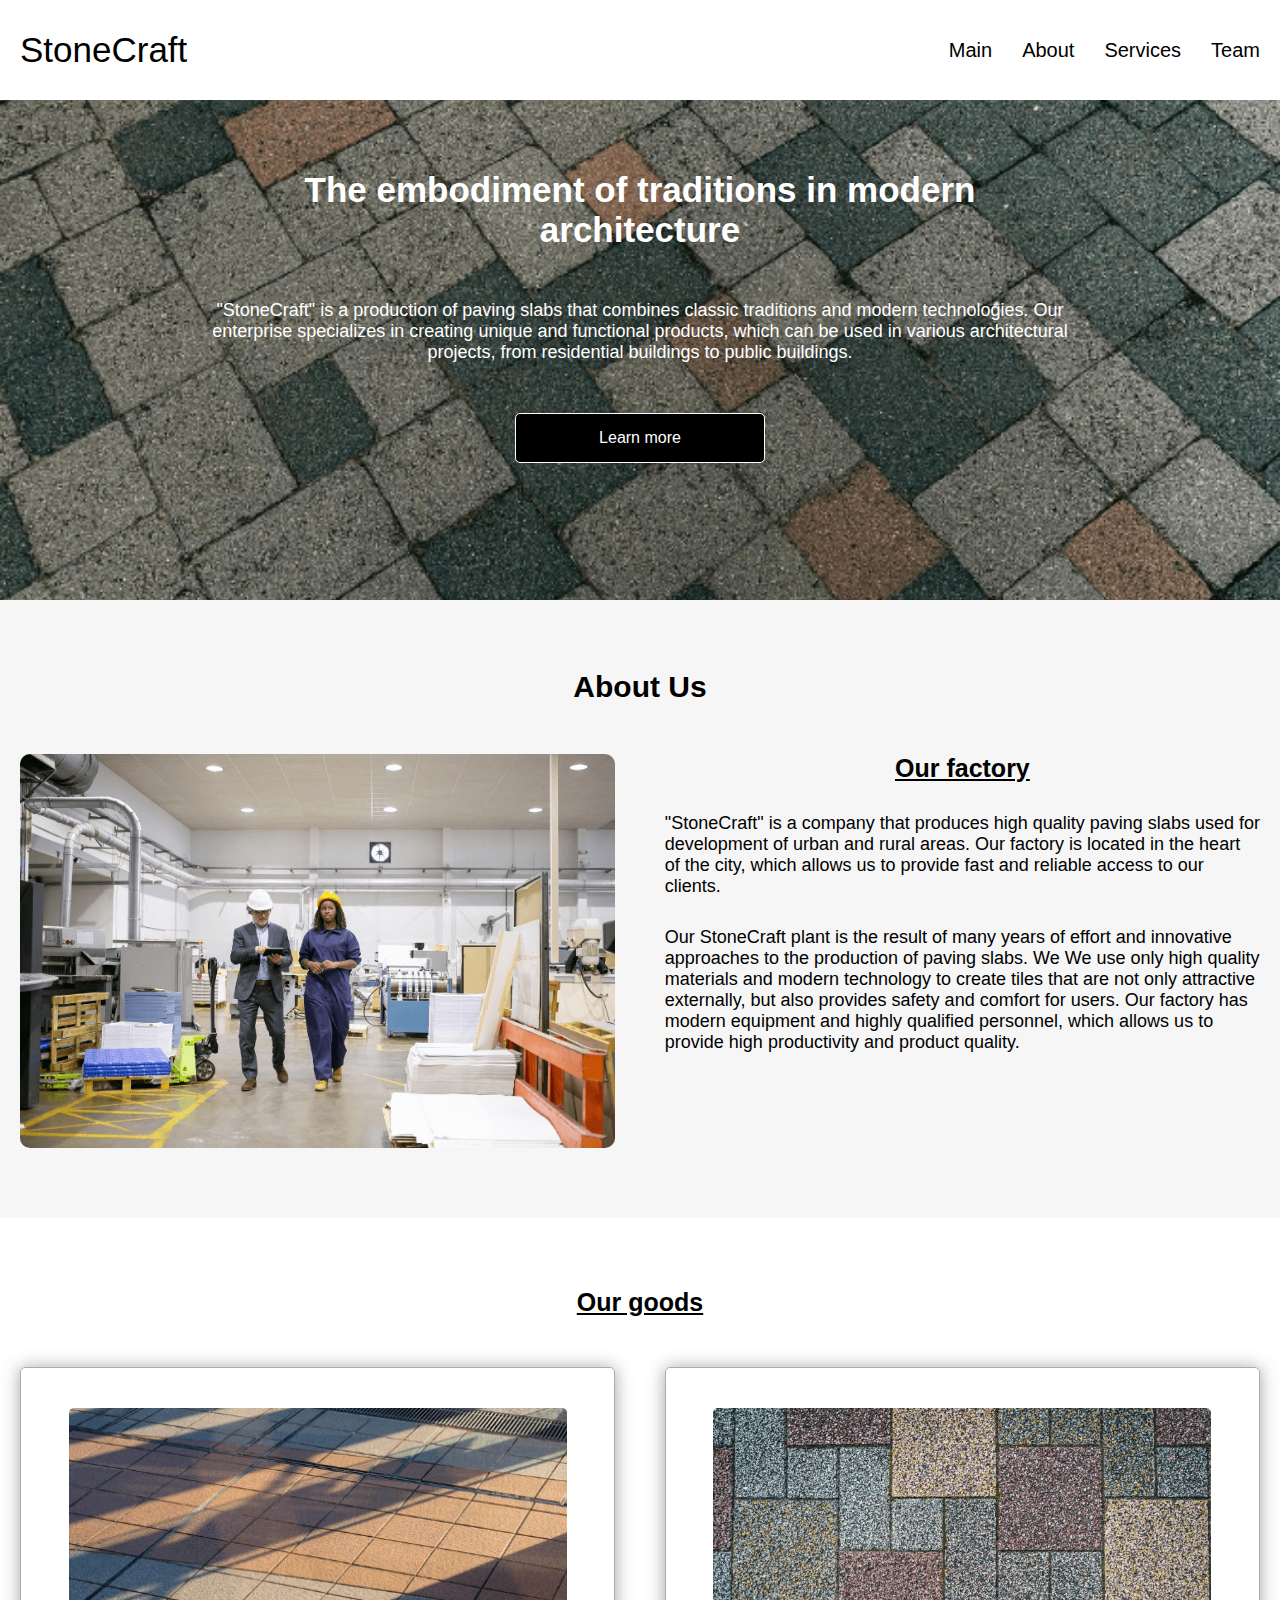
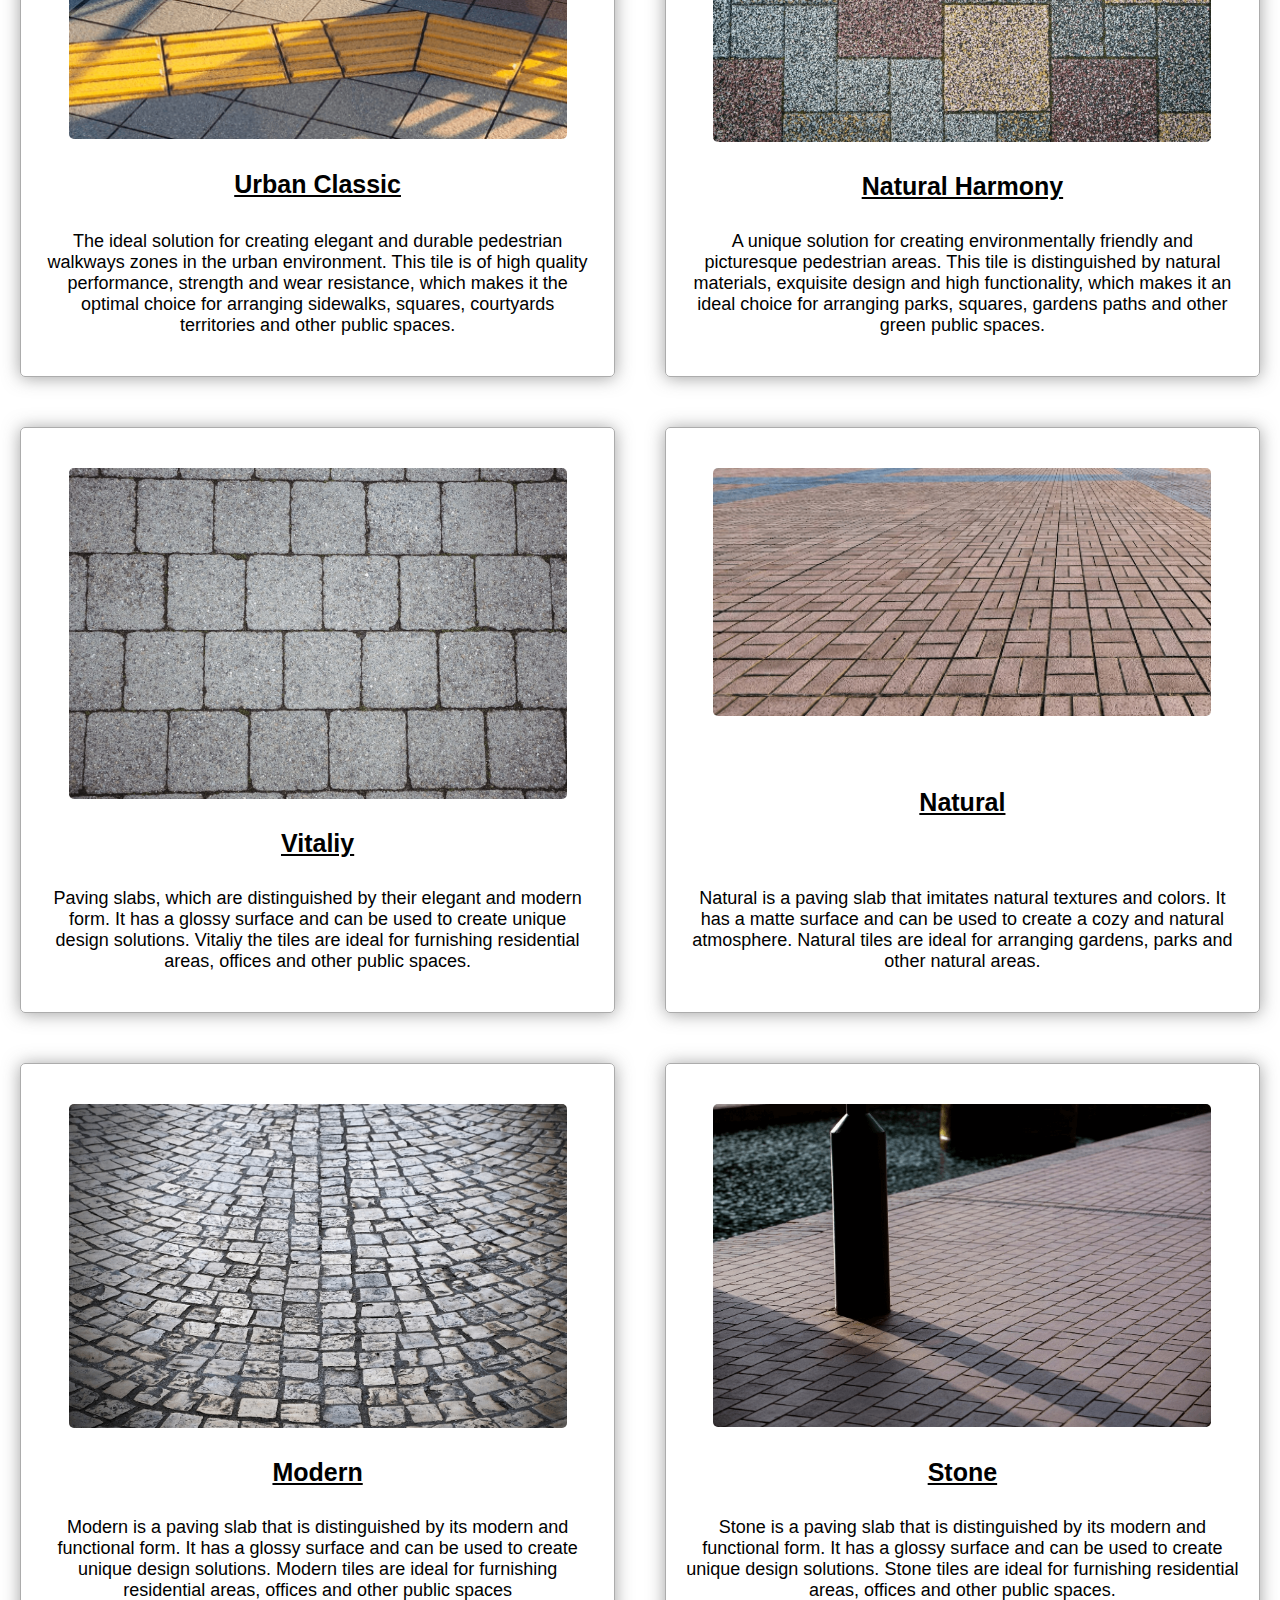
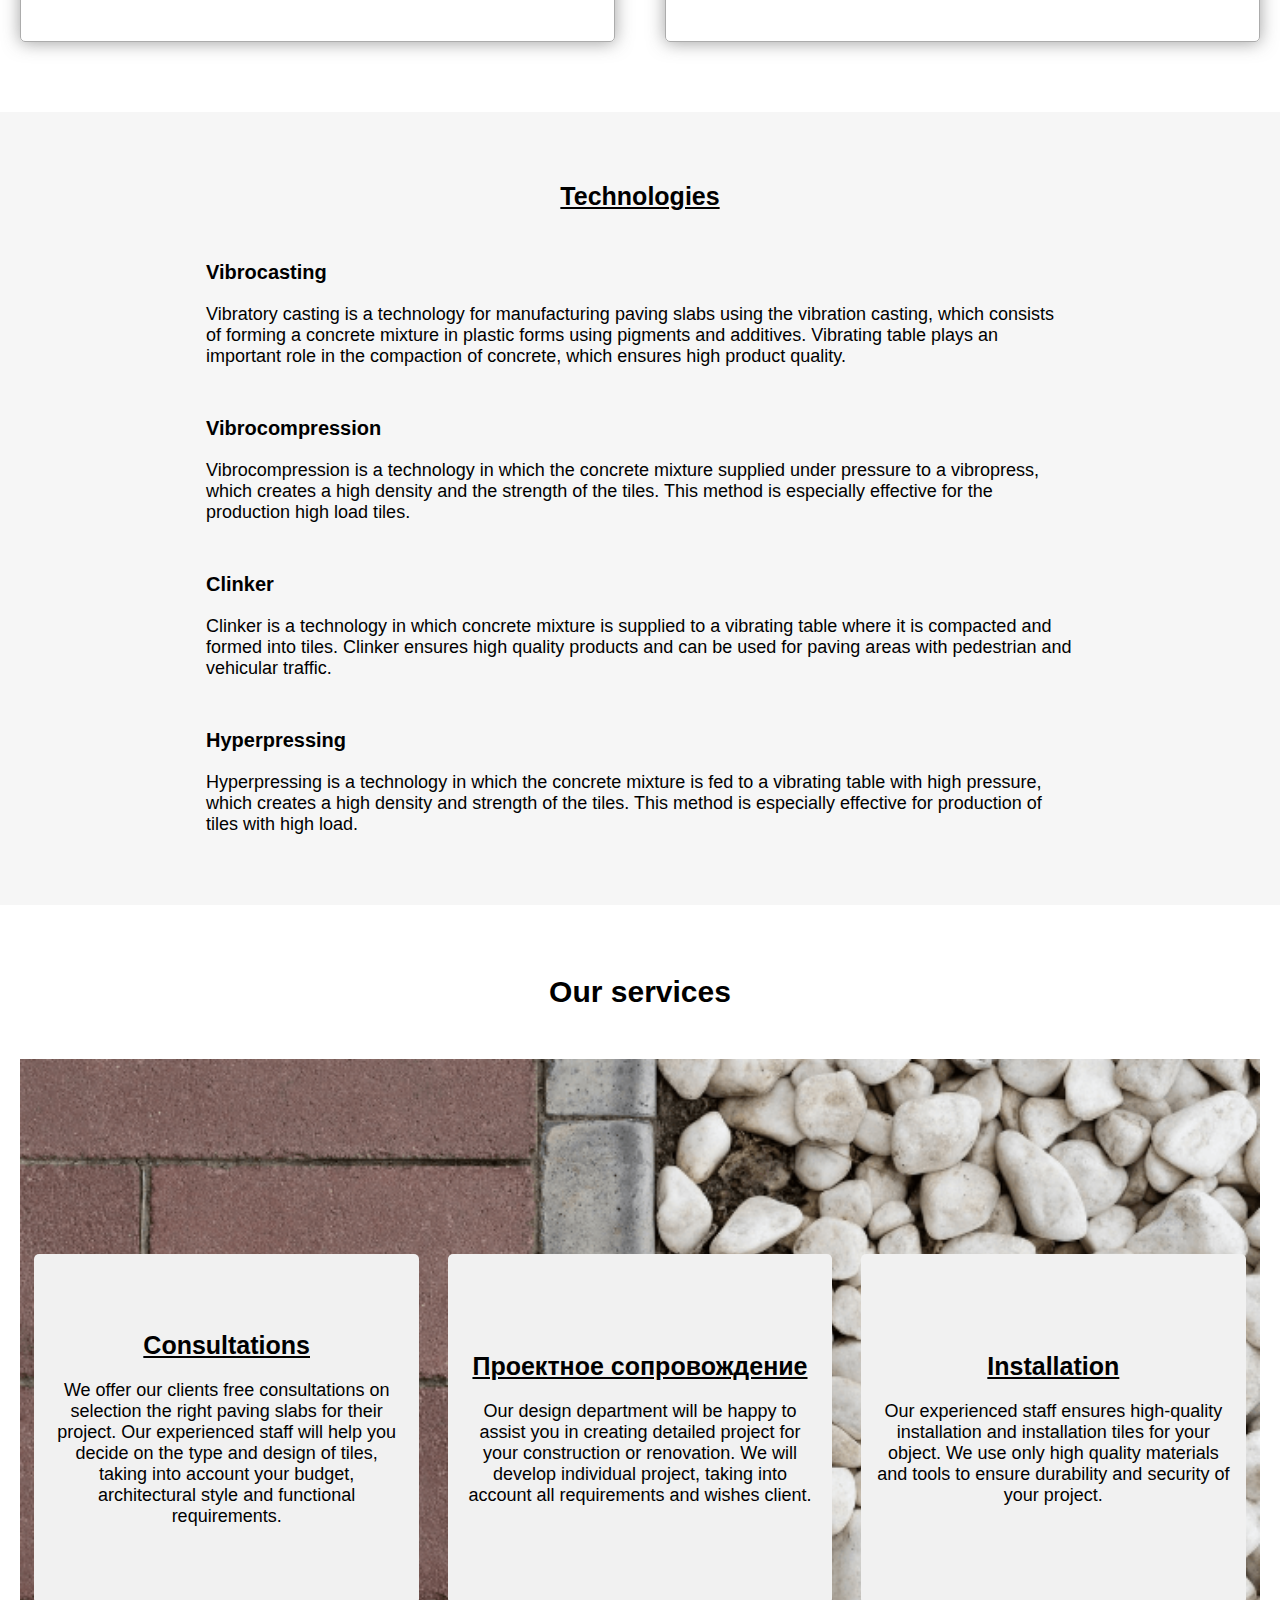
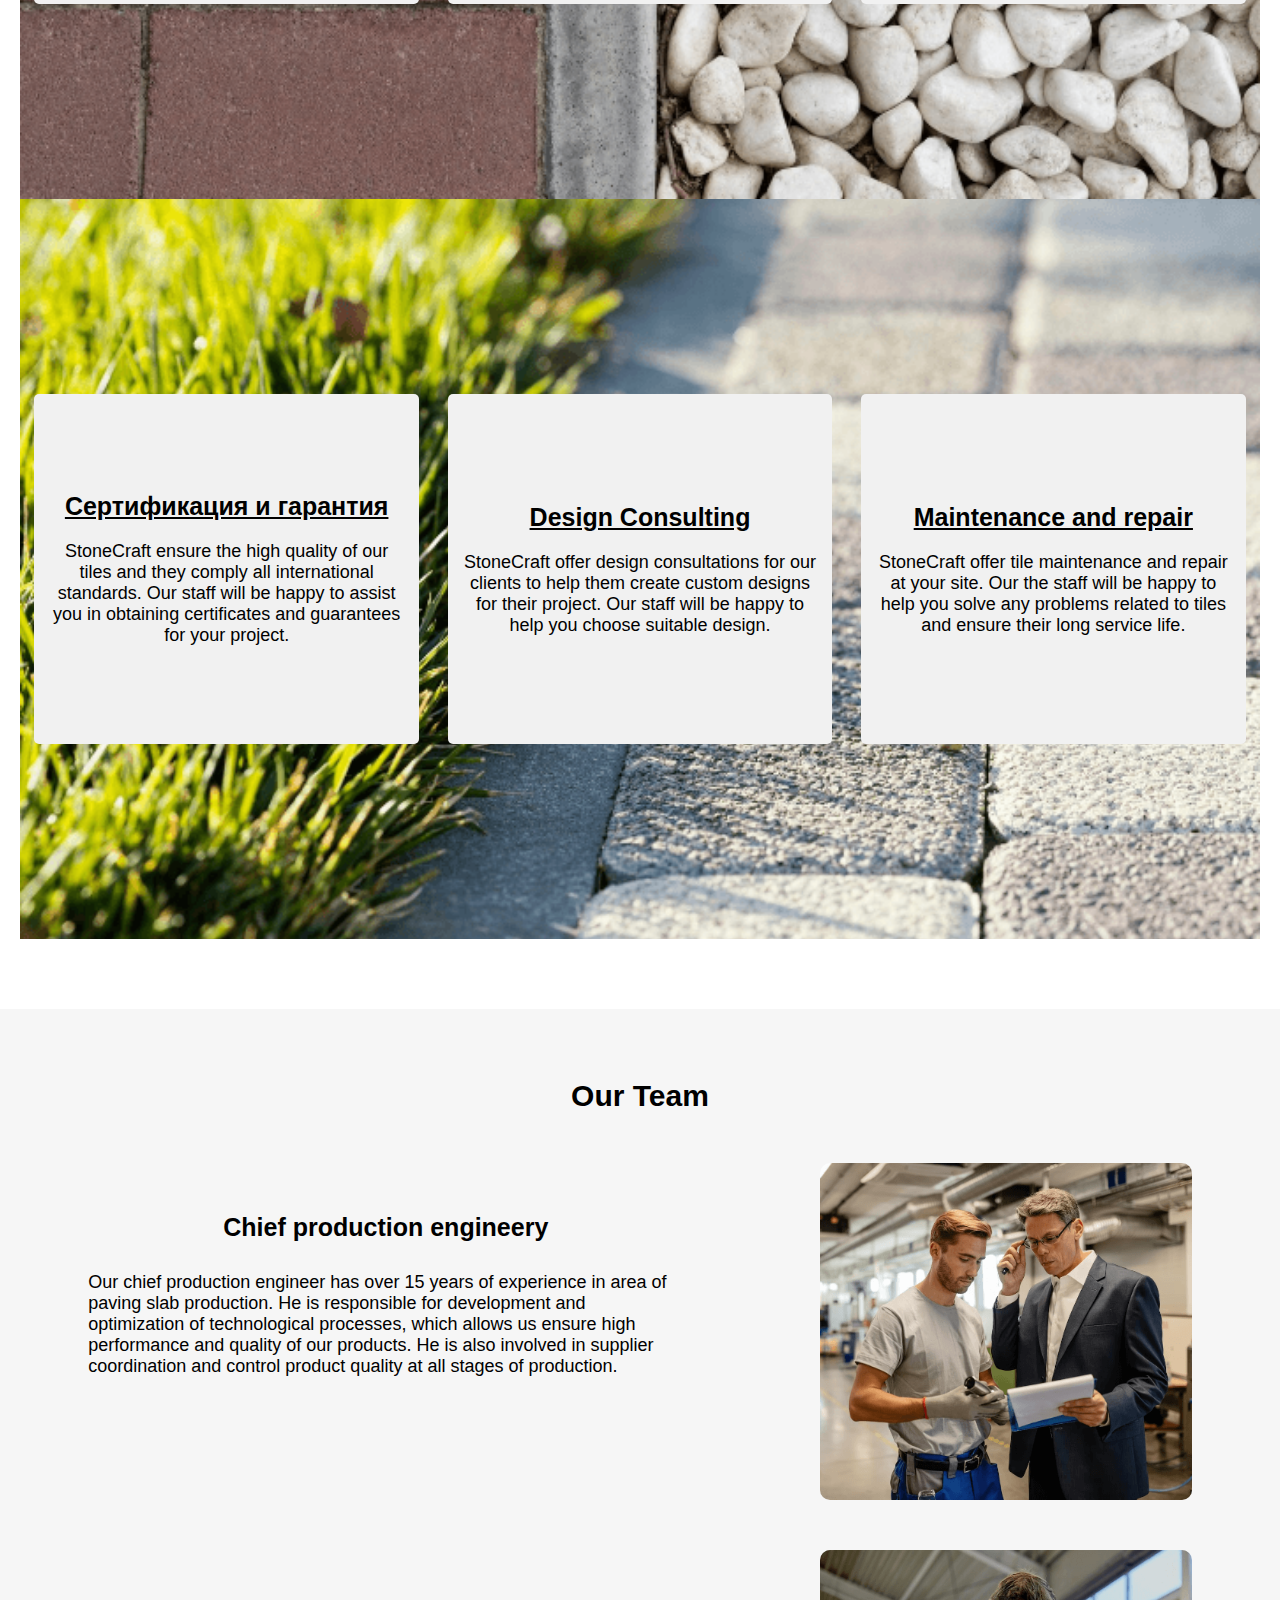
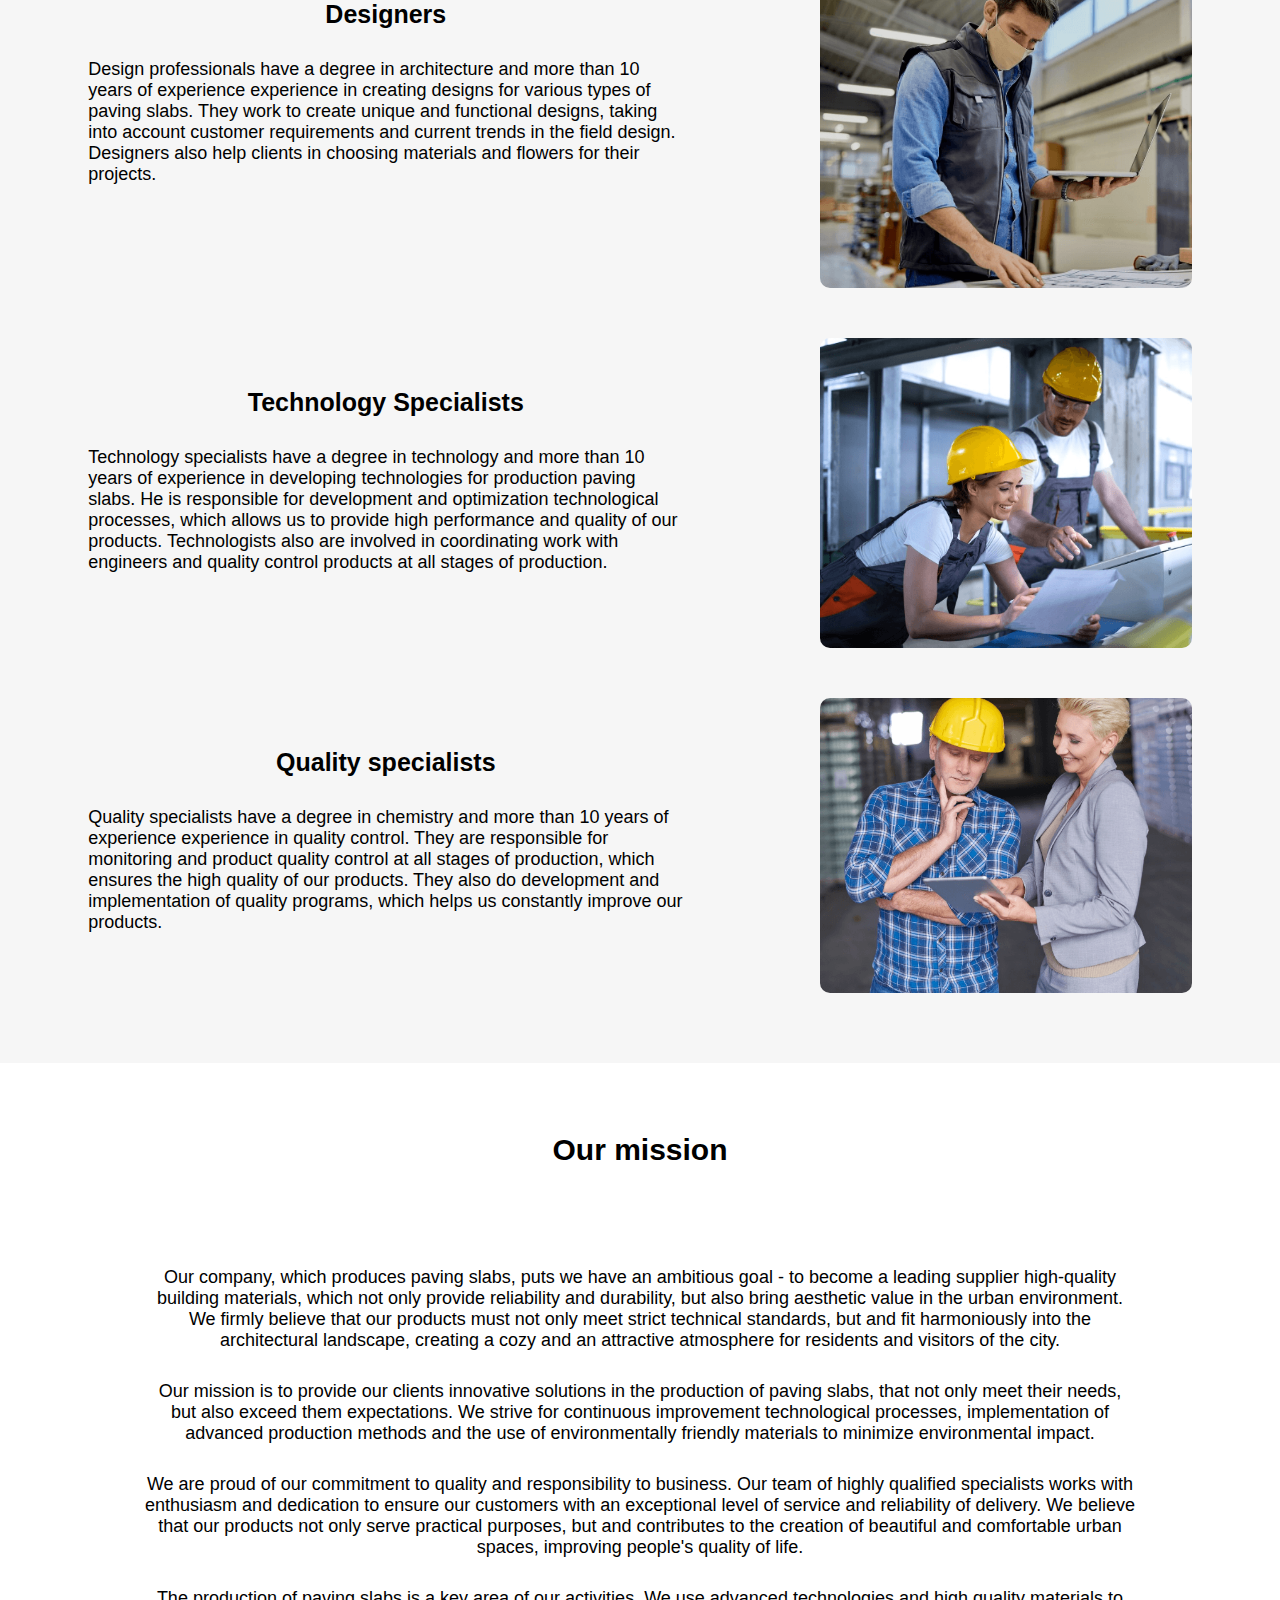
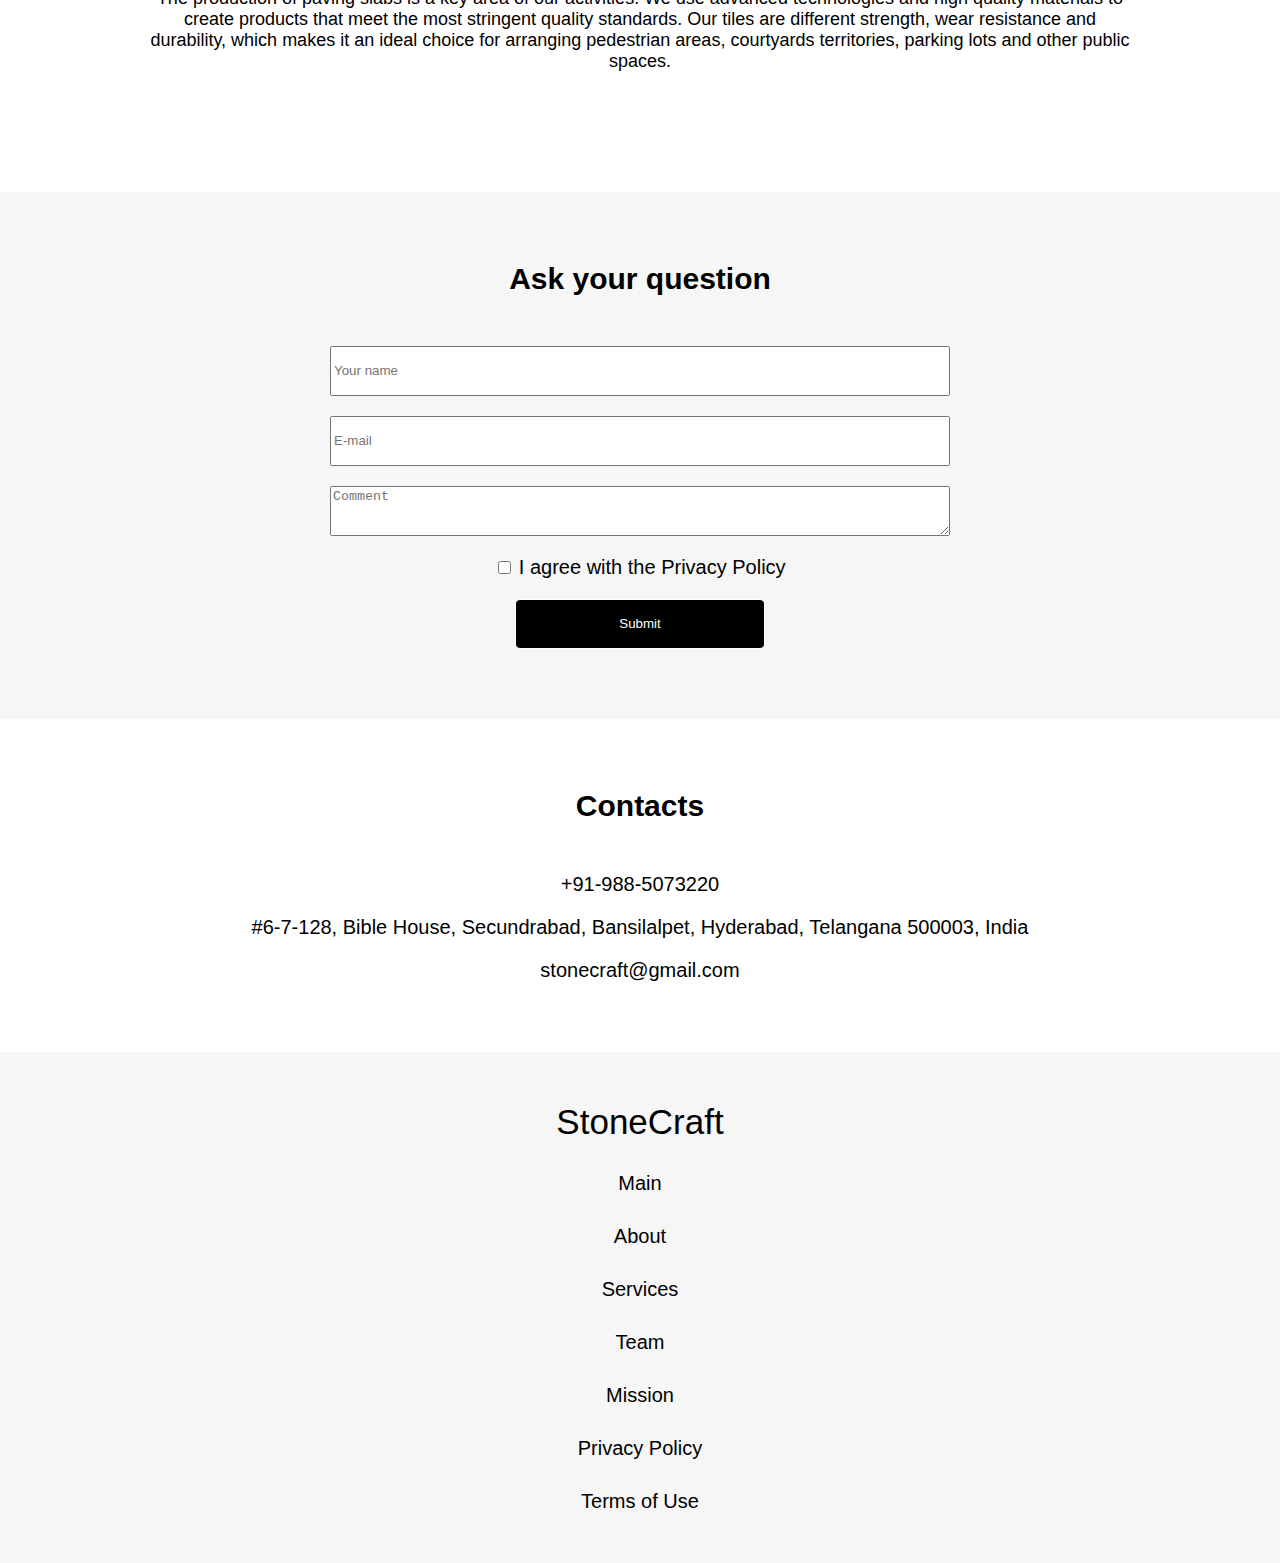
<file: index.html>
<!DOCTYPE html>
<html lang="en">
  <head>
    <meta charset="UTF-8" />
    <meta name="viewport" content="width=device-width, initial-scale=1.0" />
    <link rel="stylesheet" href="css/style.css" />
    <link rel="icon" href="img/logg.png" type="image/png" />
    <script src="script.js"></script>
    <title>
      StoneCraft is a leading company manufacturing and supplying high quality
      paving slabs in India. Our company was founded in 2005 and since then we
      have been at the forefront in the development and production of innovative
      materials for the improvement of urban and rural areas.
    </title>
    <meta
      name="description"
      content="Paving slabs are a complex material that requires precise production technology to ensure high quality. Our company uses the latest technologies"
    />
  </head>
  <body>
    <!-- header -->
    <div class="mob-links" style="display: none">
      <a href="index.html" class="mob-link">Main</a>
      <a href="#about" class="mob-link">About</a>
      <a href="#serv" class="mob-link">Services</a>
      <a href="#team" class="mob-link">Team</a>
    </div>
    <header class="header">
      <div class="container header-flex">
        <a href="index.html" class="logo-link">StoneCraft</a>
        <nav class="header-nav-links">
          <a href="index.html" class="nav-link">Main</a>
          <a href="#about" class="nav-link">About</a>
          <a href="#serv" class="nav-link">Services</a>
          <a href="#team" class="nav-link">Team</a>
        </nav>
        <div class="mobile-menu">
          <img src="img/burger.svg" alt="burg" class="mobile-burger" />
          <img src="img/close.svg" alt="burg" class="mobile-close" />
        </div>
      </div>
    </header>

    <!-- main -->

    <main>
      <section
        class="container action"
        style="
          background-image: url(img/act.png);
          background-size: cover;
          background-repeat: no-repeat;
          background-position: center;
          height: 500px;
        "
      >
        <h1 class="action-h1">
          The embodiment of traditions in modern architecture
        </h1>
        <p class="action-p">
          "StoneCraft" is a production of paving slabs that combines classic
          traditions and modern technologies. Our enterprise specializes in
          creating unique and functional products, which can be used in various
          architectural projects, from residential buildings to public
          buildings.
        </p>
        <a href="#form" class="button">Learn more</a>
      </section>

      <!-- manuf -->
      <section id="about" class="container about">
        <h2 class="about-h2">About Us</h2>

        <div class="manuf-flex-row">
          <img src="img/manuf.png" alt="manuf" class="manuf-img" />
          <div class="manuf-r">
            <h3 class="manuf-h3">Our factory</h3>
            <p class="manuf-p">
              "StoneCraft" is a company that produces high quality paving slabs
              used for development of urban and rural areas. Our factory is
              located in the heart of the city, which allows us to provide fast
              and reliable access to our clients.
            </p>

            <p class="manuf-p">
              Our StoneCraft plant is the result of many years of effort and
              innovative approaches to the production of paving slabs. We We use
              only high quality materials and modern technology to create tiles
              that are not only attractive externally, but also provides safety
              and comfort for users. Our factory has modern equipment and highly
              qualified personnel, which allows us to provide high productivity
              and product quality.
            </p>
          </div>
        </div>
      </section>
      <!-- goods -->
      <section class="container goods">
        <h3 class="goods-h3">Our goods</h3>
        <div class="gooods-items">
          <div class="gooods-itm">
            <img src="img/g1.png" alt="goods" class="goods-img" />
            <h3 class="goods-h3">Urban Classic</h3>
            <p class="goods-p">
              The ideal solution for creating elegant and durable pedestrian
              walkways zones in the urban environment. This tile is of high
              quality performance, strength and wear resistance, which makes it
              the optimal choice for arranging sidewalks, squares, courtyards
              territories and other public spaces.
            </p>
          </div>
          <div class="gooods-itm">
            <img src="img/g2.png" alt="goods" class="goods-img" />
            <h3 class="goods-h3">Natural Harmony</h3>
            <p class="goods-p">
              A unique solution for creating environmentally friendly and
              picturesque pedestrian areas. This tile is distinguished by
              natural materials, exquisite design and high functionality, which
              makes it an ideal choice for arranging parks, squares, gardens
              paths and other green public spaces.
            </p>
          </div>
        </div>
        <div class="gooods-items">
          <div class="gooods-itm">
            <img src="img/g3.png" alt="goods" class="goods-img" />
            <h3 class="goods-h3">Vitaliy</h3>
            <p class="goods-p">
              Paving slabs, which are distinguished by their elegant and modern
              form. It has a glossy surface and can be used to create unique
              design solutions. Vitaliy the tiles are ideal for furnishing
              residential areas, offices and other public spaces.
            </p>
          </div>
          <div class="gooods-itm">
            <img src="img/g4.png" alt="goods" class="goods-img" />
            <h3 class="goods-h3">Natural</h3>
            <p class="goods-p">
              Natural is a paving slab that imitates natural textures and
              colors. It has a matte surface and can be used to create a cozy
              and natural atmosphere. Natural tiles are ideal for arranging
              gardens, parks and other natural areas.
            </p>
          </div>
        </div>
        <div class="gooods-items">
          <div class="gooods-itm">
            <img src="img/g5.png" alt="goods" class="goods-img" />
            <h3 class="goods-h3">Modern</h3>
            <p class="goods-p">
              Modern is a paving slab that is distinguished by its modern and
              functional form. It has a glossy surface and can be used to create
              unique design solutions. Modern tiles are ideal for furnishing
              residential areas, offices and other public spaces
            </p>
          </div>
          <div class="gooods-itm">
            <img src="img/g6.png" alt="goods" class="goods-img" />
            <h3 class="goods-h3">Stone</h3>
            <p class="goods-p">
              Stone is a paving slab that is distinguished by its modern and
              functional form. It has a glossy surface and can be used to create
              unique design solutions. Stone tiles are ideal for furnishing
              residential areas, offices and other public spaces.
            </p>
          </div>
        </div>
      </section>

      <!-- technolog -->

      <section class="container techno">
        <h3 class="tec-h3">Technologies</h3>
        <div class="tec-item">
          <h4 class="tec-name-h4">Vibrocasting</h4>
          <p class="tec-p">
            Vibratory casting is a technology for manufacturing paving slabs
            using the vibration casting, which consists of forming a concrete
            mixture in plastic forms using pigments and additives. Vibrating
            table plays an important role in the compaction of concrete, which
            ensures high product quality.
          </p>
        </div>
        <div class="tec-item">
          <h4 class="tec-name-h4">Vibrocompression</h4>
          <p class="tec-p">
            Vibrocompression is a technology in which the concrete mixture
            supplied under pressure to a vibropress, which creates a high
            density and the strength of the tiles. This method is especially
            effective for the production high load tiles.
          </p>
        </div>
        <div class="tec-item">
          <h4 class="tec-name-h4">Clinker</h4>
          <p class="tec-p">
            Clinker is a technology in which concrete mixture is supplied to a
            vibrating table where it is compacted and formed into tiles. Clinker
            ensures high quality products and can be used for paving areas with
            pedestrian and vehicular traffic.
          </p>
        </div>
        <div class="tec-item">
          <h4 class="tec-name-h4">Hyperpressing</h4>
          <p class="tec-p">
            Hyperpressing is a technology in which the concrete mixture is fed
            to a vibrating table with high pressure, which creates a high
            density and strength of the tiles. This method is especially
            effective for production of tiles with high load.
          </p>
        </div>
      </section>
      <!-- services -->

      <section id="serv" class="container services">
        <h2 class="serv-h2">Our services</h2>
        <div
          class="serv-items"
          style="
            background-image: url(img/s1.png);
            background-size: cover;
            background-repeat: no-repeat;
            background-position: center;
            height: 740px;
          "
        >
          <div class="ser-item">
            <h3 class="ser-h3">Consultations</h3>
            <p class="ser-p">
              We offer our clients free consultations on selection the right
              paving slabs for their project. Our experienced staff will help
              you decide on the type and design of tiles, taking into account
              your budget, architectural style and functional requirements.
            </p>
          </div>
          <div class="ser-item">
            <h3 class="ser-h3">Проектное сопровождение</h3>
            <p class="ser-p">
              Our design department will be happy to assist you in creating
              detailed project for your construction or renovation. We will
              develop individual project, taking into account all requirements
              and wishes client.
            </p>
          </div>
          <div class="ser-item">
            <h3 class="ser-h3">Installation</h3>
            <p class="ser-p">
              Our experienced staff ensures high-quality installation and
              installation tiles for your object. We use only high quality
              materials and tools to ensure durability and security of your
              project.
            </p>
          </div>
        </div>
        <div
          class="serv-items"
          style="
            background-image: url(img/s2.png);
            background-size: cover;
            background-repeat: no-repeat;
            background-position: center;
            height: 740px;
          "
        >
          <div class="ser-item">
            <h3 class="ser-h3">Сертификация и гарантия</h3>
            <p class="ser-p">
              StoneCraft ensure the high quality of our tiles and they comply
              all international standards. Our staff will be happy to assist you
              in obtaining certificates and guarantees for your project.
            </p>
          </div>
          <div class="ser-item">
            <h3 class="ser-h3">Design Consulting</h3>
            <p class="ser-p">
              StoneCraft offer design consultations for our clients to help them
              create custom designs for their project. Our staff will be happy
              to help you choose suitable design.
            </p>
          </div>
          <div class="ser-item">
            <h3 class="ser-h3">Maintenance and repair</h3>
            <p class="ser-p">
              StoneCraft offer tile maintenance and repair at your site. Our the
              staff will be happy to help you solve any problems related to
              tiles and ensure their long service life.
            </p>
          </div>
        </div>
      </section>
      <!-- team -->

      <section id="team" class="container team">
        <h2 class="team-h2">Our Team</h2>
        <div class="team-item">
          <div class="team-info">
            <h3 class="team-name">Chief production engineerу</h3>
            <p class="team-p">
              Our chief production engineer has over 15 years of experience in
              area of ​​paving slab production. He is responsible for
              development and optimization of technological processes, which
              allows us ensure high performance and quality of our products. He
              is also involved in supplier coordination and control product
              quality at all stages of production.
            </p>
          </div>
          <img src="img/dir.png" alt="team" class="team-img" />
        </div>
        <div class="team-item">
          <div class="team-info">
            <h3 class="team-name">Designers</h3>
            <p class="team-p">
              Design professionals have a degree in architecture and more than
              10 years of experience experience in creating designs for various
              types of paving slabs. They work to create unique and functional
              designs, taking into account customer requirements and current
              trends in the field design. Designers also help clients in
              choosing materials and flowers for their projects.
            </p>
          </div>
          <img src="img/des.png" alt="team" class="team-img" />
        </div>
        <div class="team-item">
          <div class="team-info">
            <h3 class="team-name">Technology Specialists</h3>
            <p class="team-p">
              Technology specialists have a degree in technology and more than
              10 years of experience in developing technologies for production
              paving slabs. He is responsible for development and optimization
              technological processes, which allows us to provide high
              performance and quality of our products. Technologists also are
              involved in coordinating work with engineers and quality control
              products at all stages of production.
            </p>
          </div>
          <img src="img/stec.png" alt="team" class="team-img" />
        </div>
        <div class="team-item">
          <div class="team-info">
            <h3 class="team-name">Quality specialists</h3>
            <p class="team-p">
              Quality specialists have a degree in chemistry and more than 10
              years of experience experience in quality control. They are
              responsible for monitoring and product quality control at all
              stages of production, which ensures the high quality of our
              products. They also do development and implementation of quality
              programs, which helps us constantly improve our products.
            </p>
          </div>
          <img src="img/qu.png" alt="team" class="team-img" />
        </div>
      </section>

      <!-- mission -->

      <section id="mission" class="container mission">
        <h2 class="mission-h2">Our mission</h2>
        <div class="mission-items">
          <p class="mission-p">
            Our company, which produces paving slabs, puts we have an ambitious
            goal - to become a leading supplier high-quality building materials,
            which not only provide reliability and durability, but also bring
            aesthetic value in the urban environment. We firmly believe that our
            products must not only meet strict technical standards, but and fit
            harmoniously into the architectural landscape, creating a cozy and
            an attractive atmosphere for residents and visitors of the city.
          </p>
          <p class="mission-p">
            Our mission is to provide our clients innovative solutions in the
            production of paving slabs, that not only meet their needs, but also
            exceed them expectations. We strive for continuous improvement
            technological processes, implementation of advanced production
            methods and the use of environmentally friendly materials to
            minimize environmental impact.
          </p>
          <p class="mission-p">
            We are proud of our commitment to quality and responsibility to
            business. Our team of highly qualified specialists works with
            enthusiasm and dedication to ensure our customers with an
            exceptional level of service and reliability of delivery. We believe
            that our products not only serve practical purposes, but and
            contributes to the creation of beautiful and comfortable urban
            spaces, improving people's quality of life.
          </p>
          <p class="mission-p">
            The production of paving slabs is a key area of ​​our activities. We
            use advanced technologies and high quality materials to create
            products that meet the most stringent quality standards. Our tiles
            are different strength, wear resistance and durability, which makes
            it an ideal choice for arranging pedestrian areas, courtyards
            territories, parking lots and other public spaces.
          </p>
        </div>
      </section>

      <!-- form -->

      <section id="form" class="container form-comt">
        <h2 class="form-h2">Ask your question</h2>

        <form action="thanks_form.php" method="post" class="form-items">
          <input
            class="input"
            type="text"
            id="username"
            name="username"
            placeholder="Your name"
            required
          />
          <input
            class="input"
            type="email"
            id="email"
            name="email"
            placeholder="E-mail"
            required
          />
          <textarea
            class="input"
            id="comment"
            cols="30"
            rows="3"
            name="comment"
            placeholder="Comment"
            required
          ></textarea>
          <div class="checkbox">
            <input
              id="c_1"
              name="privacy"
              value="on"
              class="checkbox__input"
              type="checkbox"
              required
            />
            <label for="c_1" class="checkbox-label input">
              <a href="pp.html" class="nav-link"
                >I agree with the Privacy Policy</a
              >
            </label>
          </div>
          <button type="submit" class="submit-button button">Submit</button>
        </form>
      </section>

      <!-- contacts -->

      <section class="container contacts">
        <h2 class="contacts-h2">Contacts</h2>
        <div class="contacts-container-flex">
          <a href="tel:+91-988-5073220" class="nav-link contact-number"
            >+91-988-5073220</a
          >
          <a
            href="https://maps.app.goo.gl/LGpZevhay5mWDrC5A"
            target="_blank"
            class="nav-link contact-place"
            >#6-7-128, Bible House, Secundrabad, Bansilalpet, Hyderabad,
            Telangana 500003, India
          </a>
          <a href="mailto:stonecraft@gmail.com" class="nav-link contact-mail"
            >stonecraft@gmail.com</a
          >
        </div>
      </section>
    </main>
    <!-- footer -->

    <footer>
      <div class="container footer-flex">
        <a href="index.html" class="logo-link">StoneCraft</a>
        <nav class="footer-nav-links">
          <a href="index.html" class="nav-link">Main</a>
          <a href="#about" class="nav-link">About</a>
          <a href="#serv" class="nav-link">Services</a>
          <a href="#team" class="nav-link">Team</a>
          <a href="#mission" class="nav-link">Mission</a>
          <a href="pp.html" class="nav-link">Privacy Policy</a>
          <a href="terms.html" class="nav-link">Terms of Use</a>
        </nav>
      </div>
    </footer>
  </body>
</html>
</file>
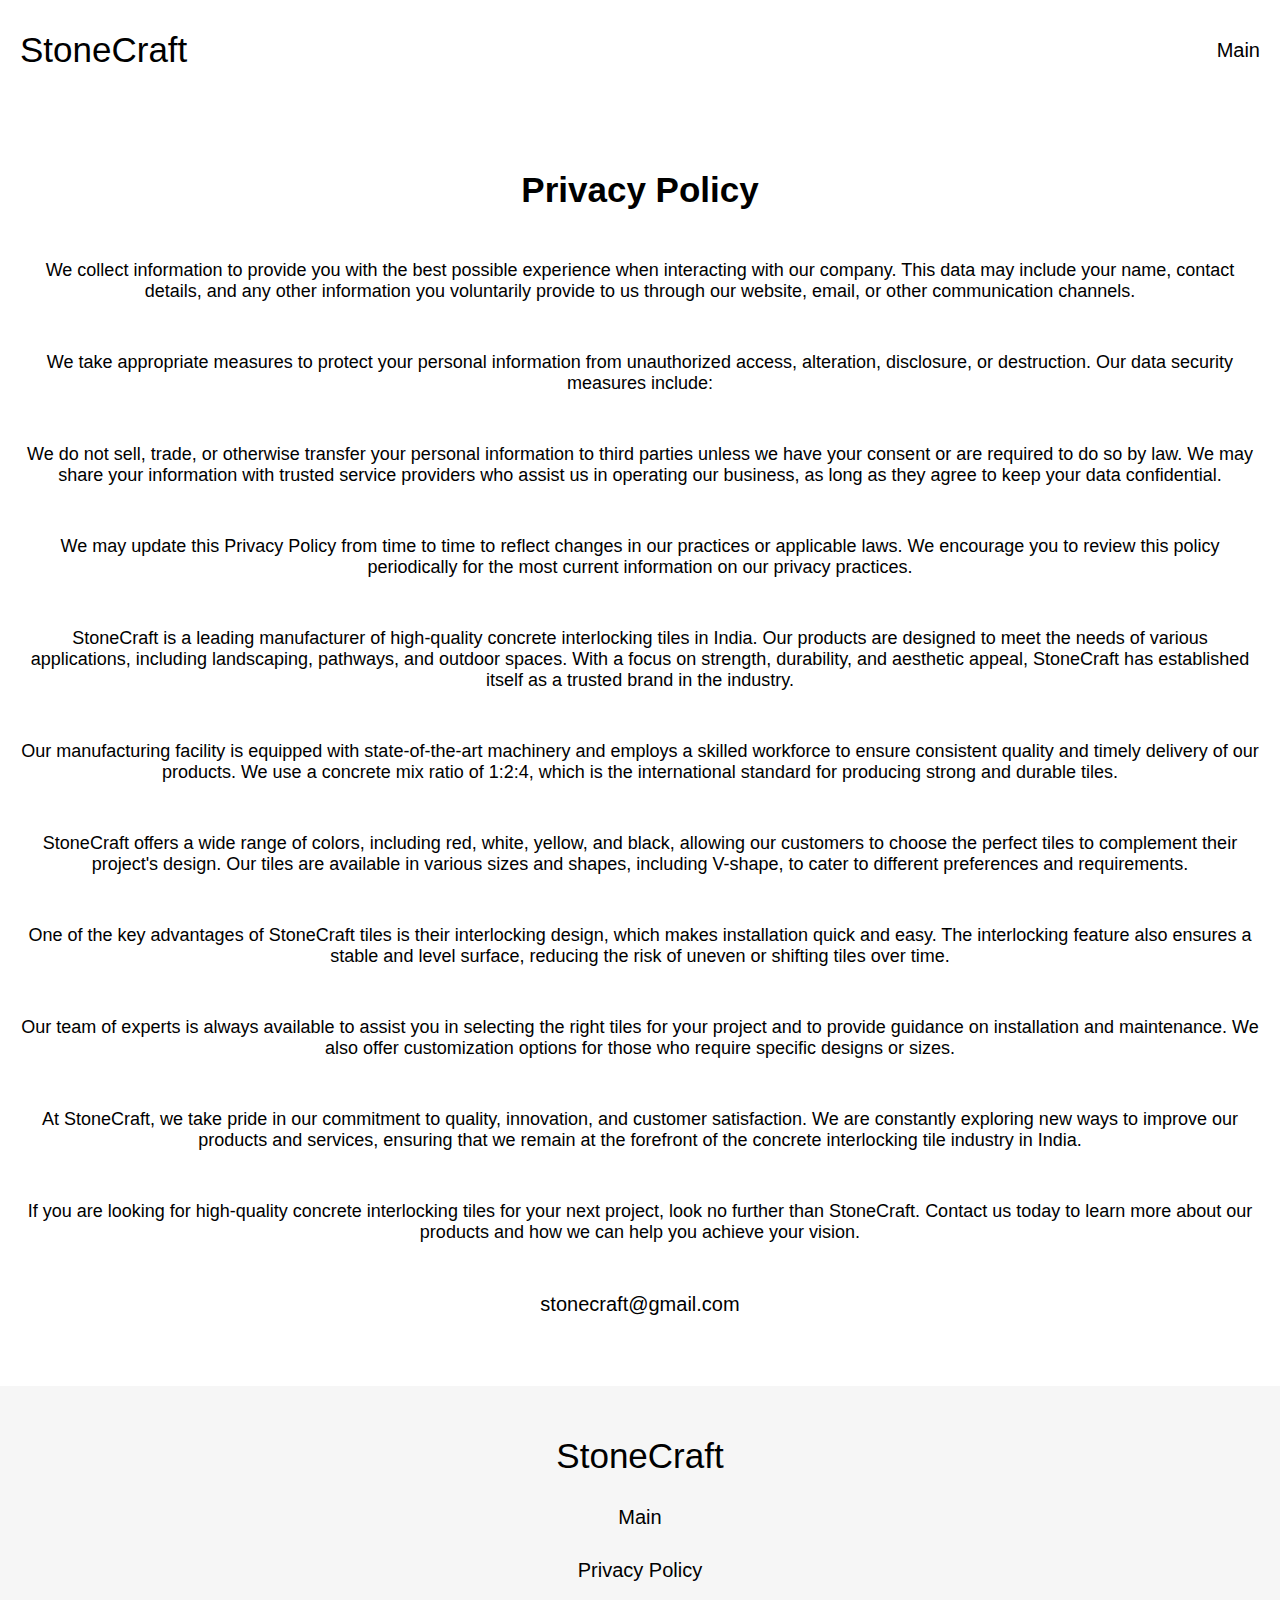
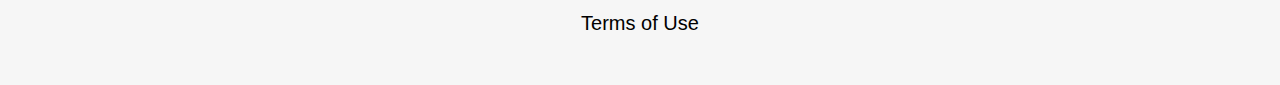
<file: pp.html>
<!DOCTYPE html>

<html lang="en">
  <head>
    <meta charset="UTF-8" />
    <meta name="viewport" content="width=device-width, initial-scale=1.0" />
    <link rel="stylesheet" href="css/style.css" />
    <link rel="stylesheet" href="css/pp.css" />
    <script src="script.js"></script>
    <title>Privacy Policy</title>
    <meta
      name="description"
      content="At StoneCraft, we are committed to protecting your privacy and ensuring the security of your personal information. This Privacy Policy outlines how we collect, use, and safeguard the data you provide to us."
    />
    <link rel="icon" href="img/logg.png" type="image/png" />
  </head>
  <body>
    <!-- header -->
    <div class="mob-links" style="display: none">
      <a href="index.html" class="mob-link">Main</a>
    </div>
    <header class="header">
      <div class="container header-flex">
        <a href="index.html" class="logo-link">StoneCraft</a>
        <nav class="header-nav-links">
          <a href="index.html" class="nav-link">Main</a>
        </nav>
        <div class="mobile-menu">
          <img src="img/burger.svg" alt="burg" class="mobile-burger" />
          <img src="img/close.svg" alt="burg" class="mobile-close" />
        </div>
      </div>
    </header>

    <!-- main -->
    <main>
      <div class="container container-flex-pp">
        <h1 class="pp-h1">Privacy Policy</h1>
        <p class="p-pp">
          We collect information to provide you with the best possible
          experience when interacting with our company. This data may include
          your name, contact details, and any other information you voluntarily
          provide to us through our website, email, or other communication
          channels.
        </p>
        <p class="p-pp">
          We take appropriate measures to protect your personal information from
          unauthorized access, alteration, disclosure, or destruction. Our data
          security measures include:
        </p>
        <p class="p-pp">
          We do not sell, trade, or otherwise transfer your personal information
          to third parties unless we have your consent or are required to do so
          by law. We may share your information with trusted service providers
          who assist us in operating our business, as long as they agree to keep
          your data confidential.
        </p>
        <p class="p-pp">
          We may update this Privacy Policy from time to time to reflect changes
          in our practices or applicable laws. We encourage you to review this
          policy periodically for the most current information on our privacy
          practices.
        </p>
        <p class="p-pp">
          StoneCraft is a leading manufacturer of high-quality concrete
          interlocking tiles in India. Our products are designed to meet the
          needs of various applications, including landscaping, pathways, and
          outdoor spaces. With a focus on strength, durability, and aesthetic
          appeal, StoneCraft has established itself as a trusted brand in the
          industry.
        </p>
        <p class="p-pp">
          Our manufacturing facility is equipped with state-of-the-art machinery
          and employs a skilled workforce to ensure consistent quality and
          timely delivery of our products. We use a concrete mix ratio of 1:2:4,
          which is the international standard for producing strong and durable
          tiles.
        </p>
        <p class="p-pp">
          StoneCraft offers a wide range of colors, including red, white,
          yellow, and black, allowing our customers to choose the perfect tiles
          to complement their project's design. Our tiles are available in
          various sizes and shapes, including V-shape, to cater to different
          preferences and requirements.
        </p>

        <p class="p-pp">
          One of the key advantages of StoneCraft tiles is their interlocking
          design, which makes installation quick and easy. The interlocking
          feature also ensures a stable and level surface, reducing the risk of
          uneven or shifting tiles over time.
        </p>
        <p class="p-pp">
          Our team of experts is always available to assist you in selecting the
          right tiles for your project and to provide guidance on installation
          and maintenance. We also offer customization options for those who
          require specific designs or sizes.
        </p>
        <p class="p-pp">
          At StoneCraft, we take pride in our commitment to quality, innovation,
          and customer satisfaction. We are constantly exploring new ways to
          improve our products and services, ensuring that we remain at the
          forefront of the concrete interlocking tile industry in India.
        </p>

        <p class="p-pp">
          If you are looking for high-quality concrete interlocking tiles for
          your next project, look no further than StoneCraft. Contact us today
          to learn more about our products and how we can help you achieve your
          vision.
        </p>
        <a href="mailto:stonecraft@gmail.com" class="nav-link"
          >stonecraft@gmail.com</a
        >
      </div>
    </main>

    <!-- footer -->
    <footer>
      <div class="container footer-flex">
        <a href="index.html" class="logo-link">StoneCraft</a>
        <nav class="footer-nav-links">
          <a href="index.html" class="nav-link">Main</a>
          <a href="pp.html" class="nav-link">Privacy Policy</a>
          <a href="terms.html" class="nav-link">Terms of Use</a>
        </nav>
      </div>
    </footer>
  </body>
</html>
</file>
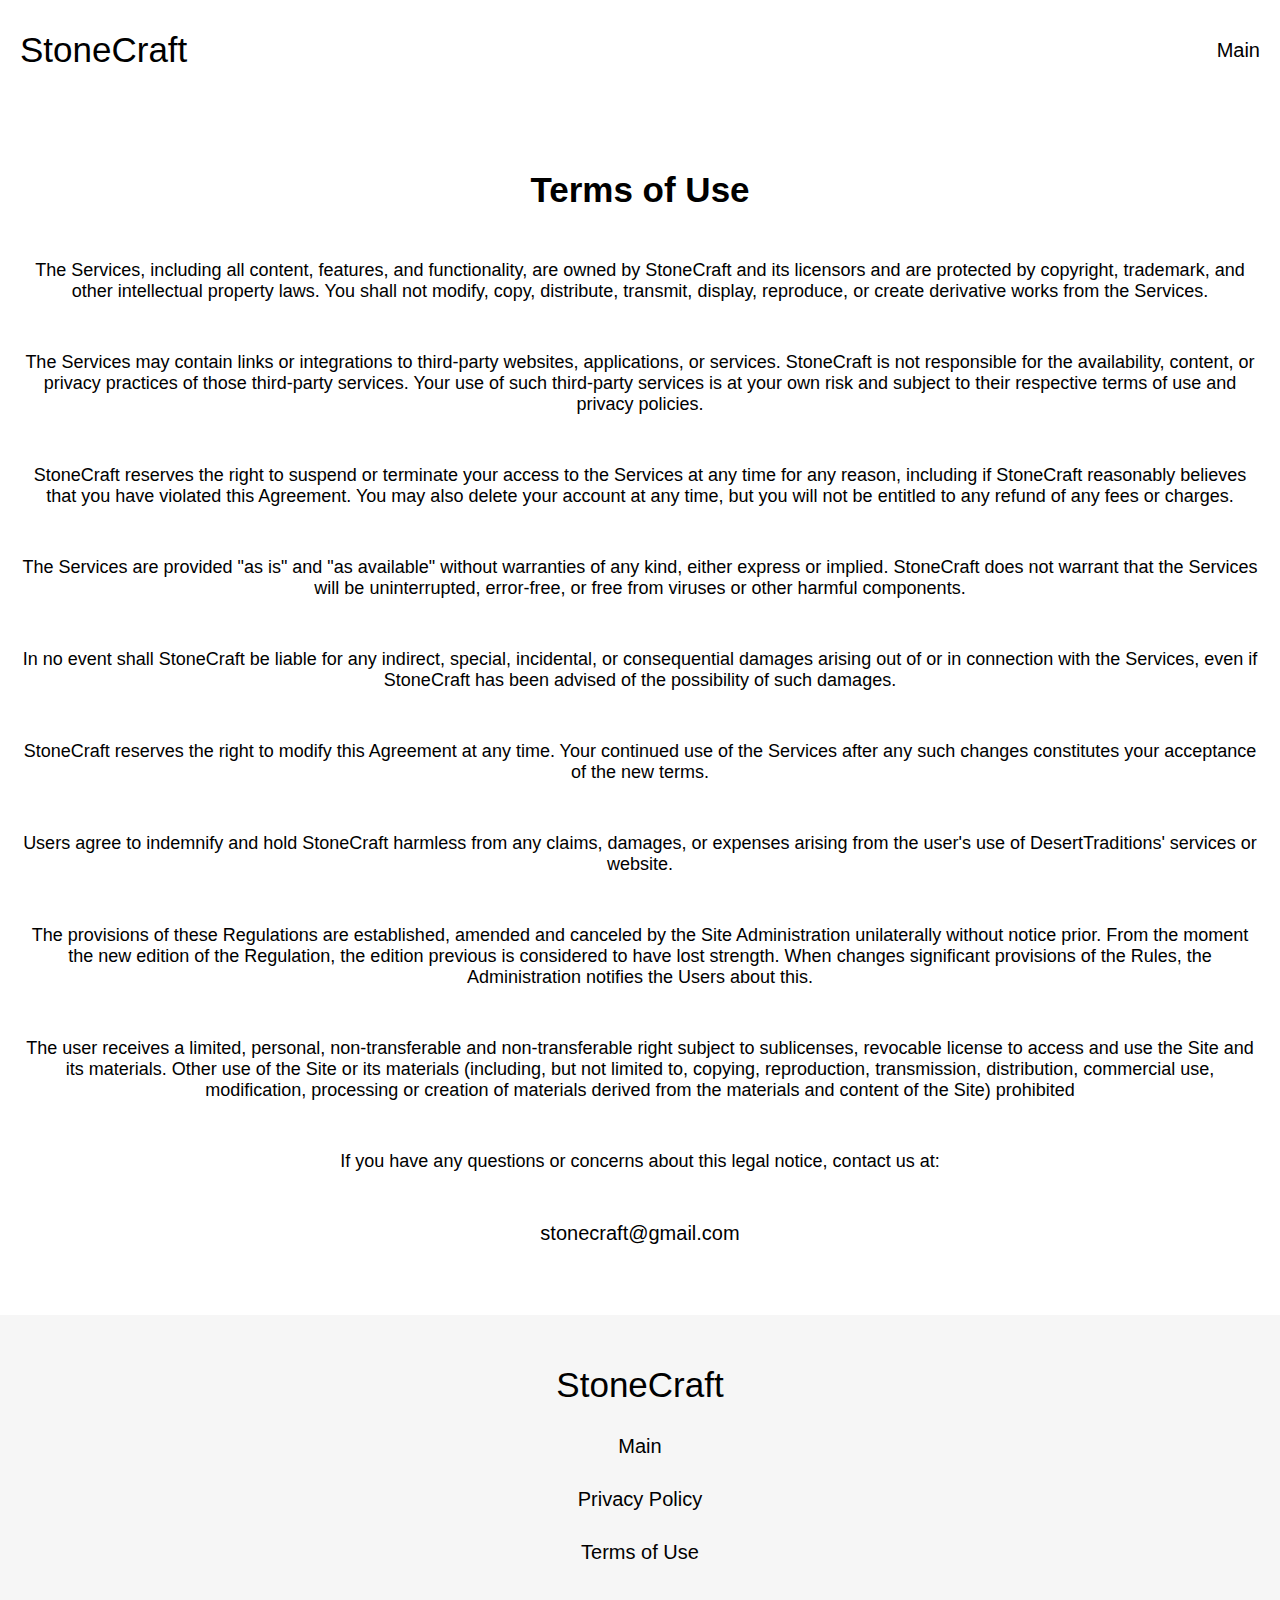
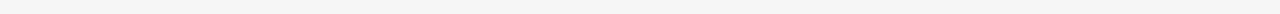
<file: terms.html>
<!DOCTYPE html>

<html lang="en">
  <head>
    <meta charset="UTF-8" />
    <meta name="viewport" content="width=device-width, initial-scale=1.0" />
    <link rel="stylesheet" href="css/style.css" />
    <link rel="stylesheet" href="css/pp.css" />
    <script src="./script.js"></script>
    <title>Terms of Use for DesertTraditions Bakery</title>
    <meta
      name="description"
      content="By accessing or using the StoneCraft website, mobile application, or any related services , you agree to be bound by these Terms of Use . This Agreement is a legal contract between you and StoneCraft, and it governs your use of the Services."
    />
    <link rel="icon" href="img/logg.png" type="image/png" />
  </head>
  <body>
    <!-- header -->
    <div class="mob-links" style="display: none">
      <a href="index.html" class="mob-link">Main</a>
    </div>
    <header class="header">
      <div class="container header-flex">
        <a href="index.html" class="logo-link">StoneCraft</a>
        <nav class="header-nav-links">
          <a href="index.html" class="nav-link">Main</a>
        </nav>
        <div class="mobile-menu">
          <img src="img/burger.svg" alt="burg" class="mobile-burger" />
          <img src="img/close.svg" alt="burg" class="mobile-close" />
        </div>
      </div>
    </header>
    <!-- main -->
    <main>
      <div class="container container-flex-pp">
        <h1 class="pp-h1">Terms of Use</h1>
        <p class="p-pp">
          The Services, including all content, features, and functionality, are
          owned by StoneCraft and its licensors and are protected by copyright,
          trademark, and other intellectual property laws. You shall not modify,
          copy, distribute, transmit, display, reproduce, or create derivative
          works from the Services.
        </p>
        <p class="p-pp">
          The Services may contain links or integrations to third-party
          websites, applications, or services. StoneCraft is not responsible for
          the availability, content, or privacy practices of those third-party
          services. Your use of such third-party services is at your own risk
          and subject to their respective terms of use and privacy policies.
        </p>

        <p class="p-pp">
          StoneCraft reserves the right to suspend or terminate your access to
          the Services at any time for any reason, including if StoneCraft
          reasonably believes that you have violated this Agreement. You may
          also delete your account at any time, but you will not be entitled to
          any refund of any fees or charges.
        </p>
        <p class="p-pp">
          The Services are provided "as is" and "as available" without
          warranties of any kind, either express or implied. StoneCraft does not
          warrant that the Services will be uninterrupted, error-free, or free
          from viruses or other harmful components.
        </p>
        <p class="p-pp">
          In no event shall StoneCraft be liable for any indirect, special,
          incidental, or consequential damages arising out of or in connection
          with the Services, even if StoneCraft has been advised of the
          possibility of such damages.
        </p>
        <p class="p-pp">
          StoneCraft reserves the right to modify this Agreement at any time.
          Your continued use of the Services after any such changes constitutes
          your acceptance of the new terms.
        </p>

        <p class="p-pp">
          Users agree to indemnify and hold StoneCraft harmless from any claims,
          damages, or expenses arising from the user's use of DesertTraditions'
          services or website.
        </p>
        <p class="p-pp">
          The provisions of these Regulations are established, amended and
          canceled by the Site Administration unilaterally without notice prior.
          From the moment the new edition of the Regulation, the edition
          previous is considered to have lost strength. When changes significant
          provisions of the Rules, the Administration notifies the Users about
          this.
        </p>
        <p class="p-pp">
          The user receives a limited, personal, non-transferable and
          non-transferable right subject to sublicenses, revocable license to
          access and use the Site and its materials. Other use of the Site or
          its materials (including, but not limited to, copying, reproduction,
          transmission, distribution, commercial use, modification, processing
          or creation of materials derived from the materials and content of the
          Site) prohibited
        </p>
        <p class="p-pp">
          If you have any questions or concerns about this legal notice, contact
          us at:
        </p>

        <a href="mailto:stonecraft@gmail.com" class="nav-link"
          >stonecraft@gmail.com</a
        >
      </div>
    </main>
    <footer>
      <div class="container footer-flex">
        <a href="index.html" class="logo-link">StoneCraft</a>
        <nav class="footer-nav-links">
          <a href="index.html" class="nav-link">Main</a>

          <a href="pp.html" class="nav-link">Privacy Policy</a>
          <a href="terms.html" class="nav-link">Terms of Use</a>
        </nav>
      </div>
    </footer>
  </body>
</html>
</file>
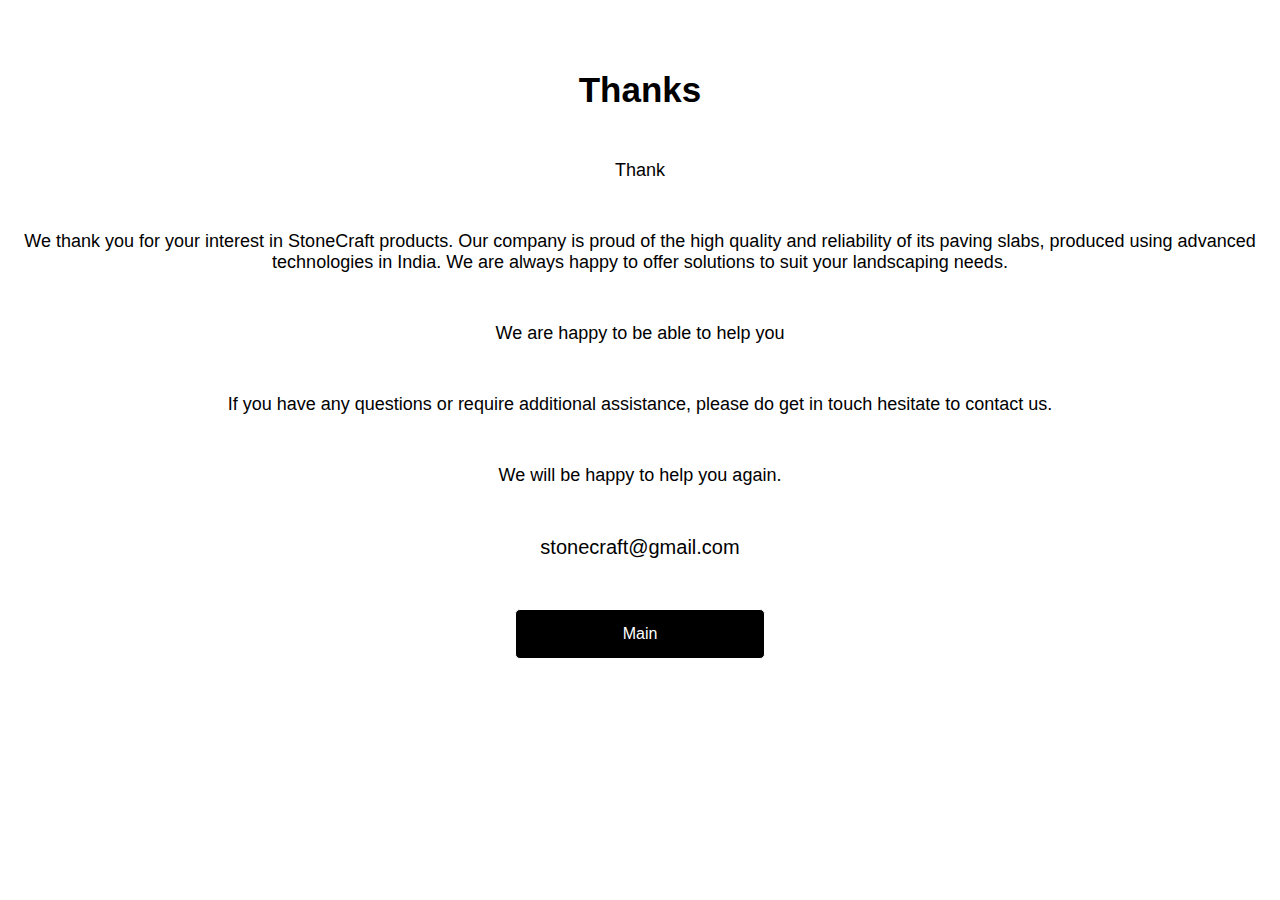
<file: thanks.html>
<!DOCTYPE html>
<html lang="en">
  <head>
    <meta charset="UTF-8" />
    <meta name="viewport" content="width=device-width, initial-scale=1.0" />
    <link rel="stylesheet" href="css/style.css" />
    <link rel="stylesheet" href="css/pp.css" />
    <title>Thanks</title>

    <link rel="icon" href="img/logg.png" type="image/png" />
    <meta
      name="description"
      content="This page is a thank you message from the site, expressing gratitude to users for their interest and engagement. It's a standard page that appears after users perform a specific action, such as submitting a form, making a purchase, or signing up for a service. The page typically includes a brief thank you message and may also provide additional information or next steps for users to take."
    />
  </head>
  <body>
    <main>
      <div class="container container-flex-pp">
        <h1 class="pp-h1">Thanks</h1>
        <p class="p-pp">Thank</p>
        <p class="p-pp">
          We thank you for your interest in StoneCraft products. Our company is
          proud of the high quality and reliability of its paving slabs,
          produced using advanced technologies in India. We are always happy to
          offer solutions to suit your landscaping needs.
        </p>
        <p class="p-pp">We are happy to be able to help you</p>
        <p class="p-pp">
          If you have any questions or require additional assistance, please do
          get in touch hesitate to contact us.
        </p>
        <p class="p-pp">We will be happy to help you again.</p>

        <a href="mailto:stonecraft@gmail.com" class="nav-link"
          >stonecraft@gmail.com</a
        >
        <a href="index.html" class="button">Main</a>
      </div>
    </main>
  </body>
</html>
</file>
<file: css/style.css>
/* raleway-300 - latin */
@font-face {
    font-display: swap; /* Check https://developer.mozilla.org/en-US/docs/Web/CSS/@font-face/font-display for other options. */
    font-family: 'Raleway';
    font-style: normal;
    font-weight: 300;
    src: url('../fonts/raleway-v34-latin-300.woff2') format('woff2');
    src: url('../fonts/raleway-v34-latin-regular.woff2') format('woff2');
    src: url('../fonts/raleway-v34-latin-500.woff2') format('woff2');
    src: url('../fonts/raleway-v34-latin-800.woff2') format('woff2');
  }


html{
    box-sizing: border-box;
    scroll-behavior: smooth;
}

*, *::before, *::after{
    box-sizing: inherit;
}
img{
    display: block;
    
}

h1, h2, h3, h4, h5, h6, p{
    padding: 0;
    margin: 0;
    color: #000000;
}
ul{
    list-style-type: none;
    color: #000000;
}
a,
a:active,
a:visited{
    text-decoration: none;
}

p{
    font-size: 18px;
    font-weight: 400;
}

h1{
    font-size: 35px;
}
h2{
    font-size: 30px;
}
h3{
    font-size: 25px;
}
h4{
    font-size: 21px;
    font-weight: 700;
}


body{
    font-family: 'Raleway Regular', sans-serif;
    margin: 0 auto;
    max-width: 1440px;
}

.container{
    max-width: 1440px;
    margin: 0 auto;
    padding-left: 20px;
    padding-right: 20px;
}

/* mob */

.mobile-menu{
    width: 50px;
    display: none;
    justify-content: center;
    align-items: center;
    z-index: 99;
}

.mobile-close{
    display: none;
    width: 37px;
}


.mob-links {

    position: absolute;
    background-color: #fff;
    width: 100%;
    height: 100vh;
    display: none;
    flex-direction: column;
    gap: 50px;
    align-items: center;
    padding-top: 100px;
}
.mob-link {
    font-size: 25px;
    color: #000000;
}

.action-img-mob{
    width: 150px;
    border-radius: 50%;
}


/* header */

header{
    background-color: #ffffff;
    
}

.header-flex {
    
    display: flex;
    align-items: center;
    justify-content: space-between;
    height: 100px;

}
.logo-link {
    font-size: 35px;
    color: rgb(0, 0, 0);
}
.header-nav-links {
    display: flex;
    align-items: center;
    gap: 30px;
}
.nav-link {
    font-size: 20px;
    
    color: rgb(0, 0, 0);
    transition: 0.3s;
}
.nav-link:hover {
    font-size: 20px;
    color: rgb(137, 136, 138);
    transition: 0.3s;
}


/* action */

.action {
    padding-top: 70px;
    display: flex;
    flex-direction: column;
    align-items: center;
    gap: 50px;
    padding-bottom: 70px;
    
}
.action-h1 {
    width: 60%;
    color: #fff;
    text-align: center;
}
.action-p {
    width: 70%;
    color: #fff;
    text-align: center;
}
.button {
    display: flex;
    align-items: center;
    justify-content: center;
    border-radius: 5px;
    width: 250px;
    height: 50px;
    padding: 10px 20px;
    border: 1px solid #fff;
    background-color: #000000;
    color: #fff;
    transition: 0.3s;
}
.button:hover {
    width: 250px;
    height: 50px;
    padding: 10px 20px;
    border: 1px solid #000000;
    background-color: #fff;
    color: #000000;
    transition: 0.3s;
}

/* manuf */

.about {
    padding-top: 70px;
    padding-bottom: 70px;
    display: flex;
    flex-direction: column;
    gap: 50px;
    align-items: center;
    background-color: #e9e9e96c;
}
.about-h2 {
    text-align: center;
}

.manuf-flex-row {
    display: flex;
    justify-content: space-between;
}

.manuf-img {
    width: 48%;
    object-fit: cover;
    border-radius: 10px;
}

.manuf-r{
    width: 48%;
    display: flex;
    flex-direction: column;
    gap: 30px;
}
.manuf-h3 {
    text-align: center;
    text-decoration: underline;
    
}
.manuf-p {

}

/* gooods */

.goods {
    padding-top: 70px;
    padding-bottom: 70px;
    display: flex;
    flex-direction: column;
    align-items: center;
    gap: 50px;
}
.goods-h3 {
text-align: center;
text-decoration: underline;
}
.gooods-items {
    display: flex;
    justify-content: space-between;
}
.gooods-itm {
    padding: 40px 20px;
    display: flex;
    flex-direction: column;
    align-items: center;
    justify-content: space-between;
    gap: 30px;
    width: 48%;
    border: 1px solid #acacac;
    border-radius: 5px;
    box-shadow: 0px 1px 17px rgba(143, 143, 143, 0.842);
}
.goods-img {
    width: 90%;
    border-radius: 5px;
}
.goods-h3 {
    text-align: center;
}
.goods-p {
    text-align: center;
}

/* tec */

.techno {
    padding-top: 70px;
    padding-bottom: 70px;
    display: flex;
    flex-direction: column;
    gap: 50px;
    align-items: center;
    background-color: #e9e9e96c;
}
.tec-h3 {
    text-align: center;
    text-decoration: underline;
}
.tec-item {
    width: 70%;
    display: flex;
    flex-direction: column;
    gap: 20px;
}
.tec-name-h4 {
    font-size: 20px;
}
.tec-p {
}

/* serv */


.services {
    padding-top: 70px;
    padding-bottom: 70px;
    display: flex;
    flex-direction: column;
    
}
.serv-h2 {
    text-align: center;
    margin-bottom: 50px;
}
.serv-items {
    display: flex;
    align-items: center;
    justify-content: space-around;
    padding-top: 50px;
    padding-bottom: 50px;
}
.ser-item {
    height: 350px;
    padding: 20px 15px;
    display: flex;
    flex-direction: column;
    justify-content: center;
    gap: 20px;
    text-align: center;
    align-items: center;
    background-color: #f1f1f1;
    width: 31%;
    border-radius: 5px
}

.ser-h3 {
    text-decoration: underline;
}
.ser-p {
}

/* team */

.team {
    padding-top: 70px;
    padding-bottom: 70px;
    display: flex;
    flex-direction: column;
    gap: 50px;
    align-items: center;
    background-color: #e9e9e96c;
}
.team-h2 {
    text-align: center;
}
.team-item {
    display: flex;
    justify-content: space-around;
}
.team-info {
    padding-top: 50px;
    width: 48%;
    display: flex;
    flex-direction: column;
    gap: 30px;
}
.team-name {
    text-align: center;
}
.team-p {
}
.team-img {
    width: 30%;
    border-radius: 10px;
    object-fit: cover;
}


/* mission */

.mission {
    padding-top: 70px;
    padding-bottom: 70px;
    display: flex;
    flex-direction: column;
    gap: 50px;
    background-color: #fff;
}
.mission-h2 {
    text-align: center;
}
.mission-items {
    padding-top: 50px;
    padding-bottom: 50px;
    display: flex;
    flex-direction: column;
    align-items: center;
    gap: 30px;
}
.mission-p {
    width: 80%;
    color: #000000;
text-align: center;
}

/* form */

.form-comt {
    display: flex;
    padding-top: 70px;
    padding-bottom: 70px;
    display: flex;
    flex-direction: column;
    align-items: center;
    gap: 50px;
    background-color: #e9e9e96c;;
}
.form-h2 {
    text-align: center;
}
.form-items {
    display: flex;
    flex-direction: column;
    gap: 20px;
    align-items: center;
    width: 50%;
}
.input {
    width: 100%;
    height: 50px;
}

.submit-button {
    
}

/* contacts */

.contacts {
    padding-top: 70px;
    padding-bottom: 70px;
    display: flex;
    flex-direction: column;
    align-items: center;
    gap: 50px;
}
.contacts-h2 {
    text-align: center;
}
.contacts-container-flex {
display: flex;
flex-direction: column;
gap: 20px;
align-items: center;
}


/* footer */

.footer-flex {
    display: flex;
    flex-direction: column;
    gap: 30px;
    align-items: center;
    padding-top: 50px;
    padding-bottom: 50px;
    background-color: #e9e9e96c;
}

.footer-nav-links {
    display: flex;
    flex-direction: column;
    align-items: center;
    gap: 30px;
}


@media screen and (max-width: 768px ){


    .container{
        max-width: 1260px;
        /* height: 100%; */
        margin: 0 auto;
        padding-left: 15px;
        padding-right: 15px;
    }
    .header-nav-links {
        display: none;
    }

    .mobile-menu{
        
        width: 50px;
        display: flex;
        justify-content: center;
        align-items: center;
        z-index: 99;
    }

    .action-h1 {
        width: 100%;
        color: #fff;
        text-align: center;
    }

    .action-p {
        width: 99%;
        color: #fff;
        text-align: center;
    }

    .action {
        
        gap: 20px;
        padding-bottom: 70px;
    }

    .manuf-flex-row {
        display: flex;
        flex-direction: column;
        align-items: center;
        gap: 25px;
    }

    .manuf-img {
        width: 95%;
        object-fit: cover;
        border-radius: 10px;
    }

    .manuf-r {
        width: 100%;
        display: flex;
        flex-direction: column;
        gap: 30px;
    }
    .manuf-p {
        text-align: center;
    }

    .gooods-items {
        flex-direction: column;
        align-items: center;
        gap: 25px;
    }

    .gooods-itm {
        
        width: 100%;
    }

    .tec-item {
        width: 96%;
    }

    .serv-items {
        flex-direction: column;
        padding-top: 20px;
        padding-bottom: 20px;
        gap: 20px;
        height: 700px;
    }

    .ser-item {
        height: 229px;
        padding: 20px 15px;
        display: flex;
        flex-direction: column;
        justify-content: center;
        gap: 14px;
        text-align: center;
        align-items: center;
        background-color: #f1f1f1;
        width: 90%;
        border-radius: 5px;
    }
    .ser-h3 {
        text-decoration: underline;
        font-size: 21px;
    }

    .ser-p {
        font-size: 16px;
    }

    .team-item {
        flex-direction: column-reverse;
        align-items: center;
    }
    .team-info {
        padding-top: 50px;
        width: 100%;
        display: flex;
        flex-direction: column;
        gap: 30px;
    }
    .team-img {
        width: 90%;
        border-radius: 10px;
        object-fit: cover;
    }

    .team-p {
        text-align: center;
    }

    .mission-p {
        width: 100%;
        color: #000000;
        text-align: center;
    }

    .form-items {
        display: flex;
        flex-direction: column;
        gap: 20px;
        align-items: center;
        width: 90%;
    }

    .contact-place{
        text-align: center;
    }
}

@media screen and (max-width: 768px ){
    h1 {
        font-size: 24px;
    }

    p {
        font-size: 15px;
        font-weight: 400;
    }

}





























/* @media screen and (max-width: 480px ){

    .logo-link {
        font-size: 20px;
        color: rgb(180, 180, 180);
    }

    .footer-logo{
        font-size: 35px;
    }
    
    .action-p {
        width: 100%;
        font-size: 16px;
    }

    .bread-p {
        width: 100%;
    }
}



 */
</file>
<file: css/pp.css>
.container-flex-pp {

    padding-top: 70px;
    padding-bottom: 70px;
    display: flex;
    align-items: center;
    flex-direction: column;
    gap: 50px;
}
.pp-h1 {
    text-align: center;
}
.p-pp {
    text-align: center;
    font-size: 18px;
}
.nav-link-pp {
    font-size: 22px;
    color: blue;
    transition: 0.3s;
}
.nav-link-pp:hover {
    font-size: 22px;
    color: rgb(108, 108, 196);
    transition: 0.3s;
    margin: 0 auto;
}
</file>
